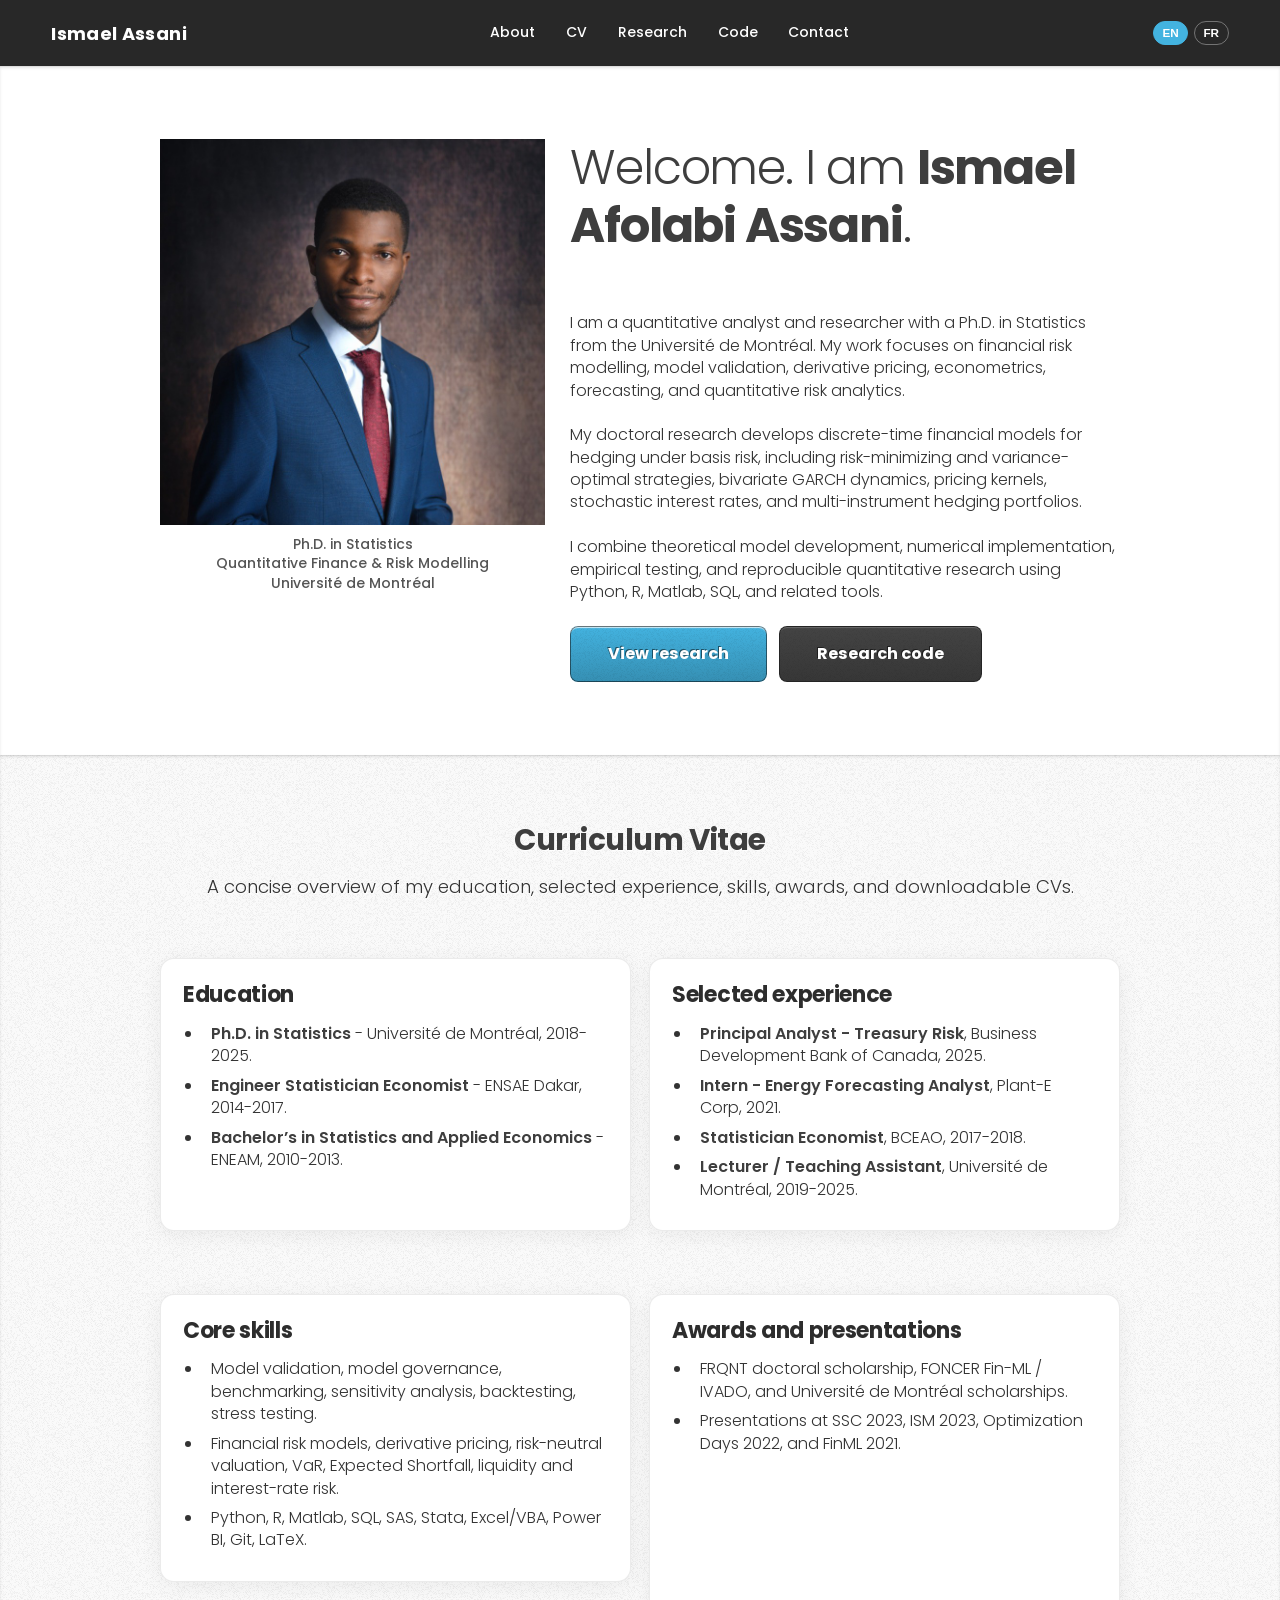
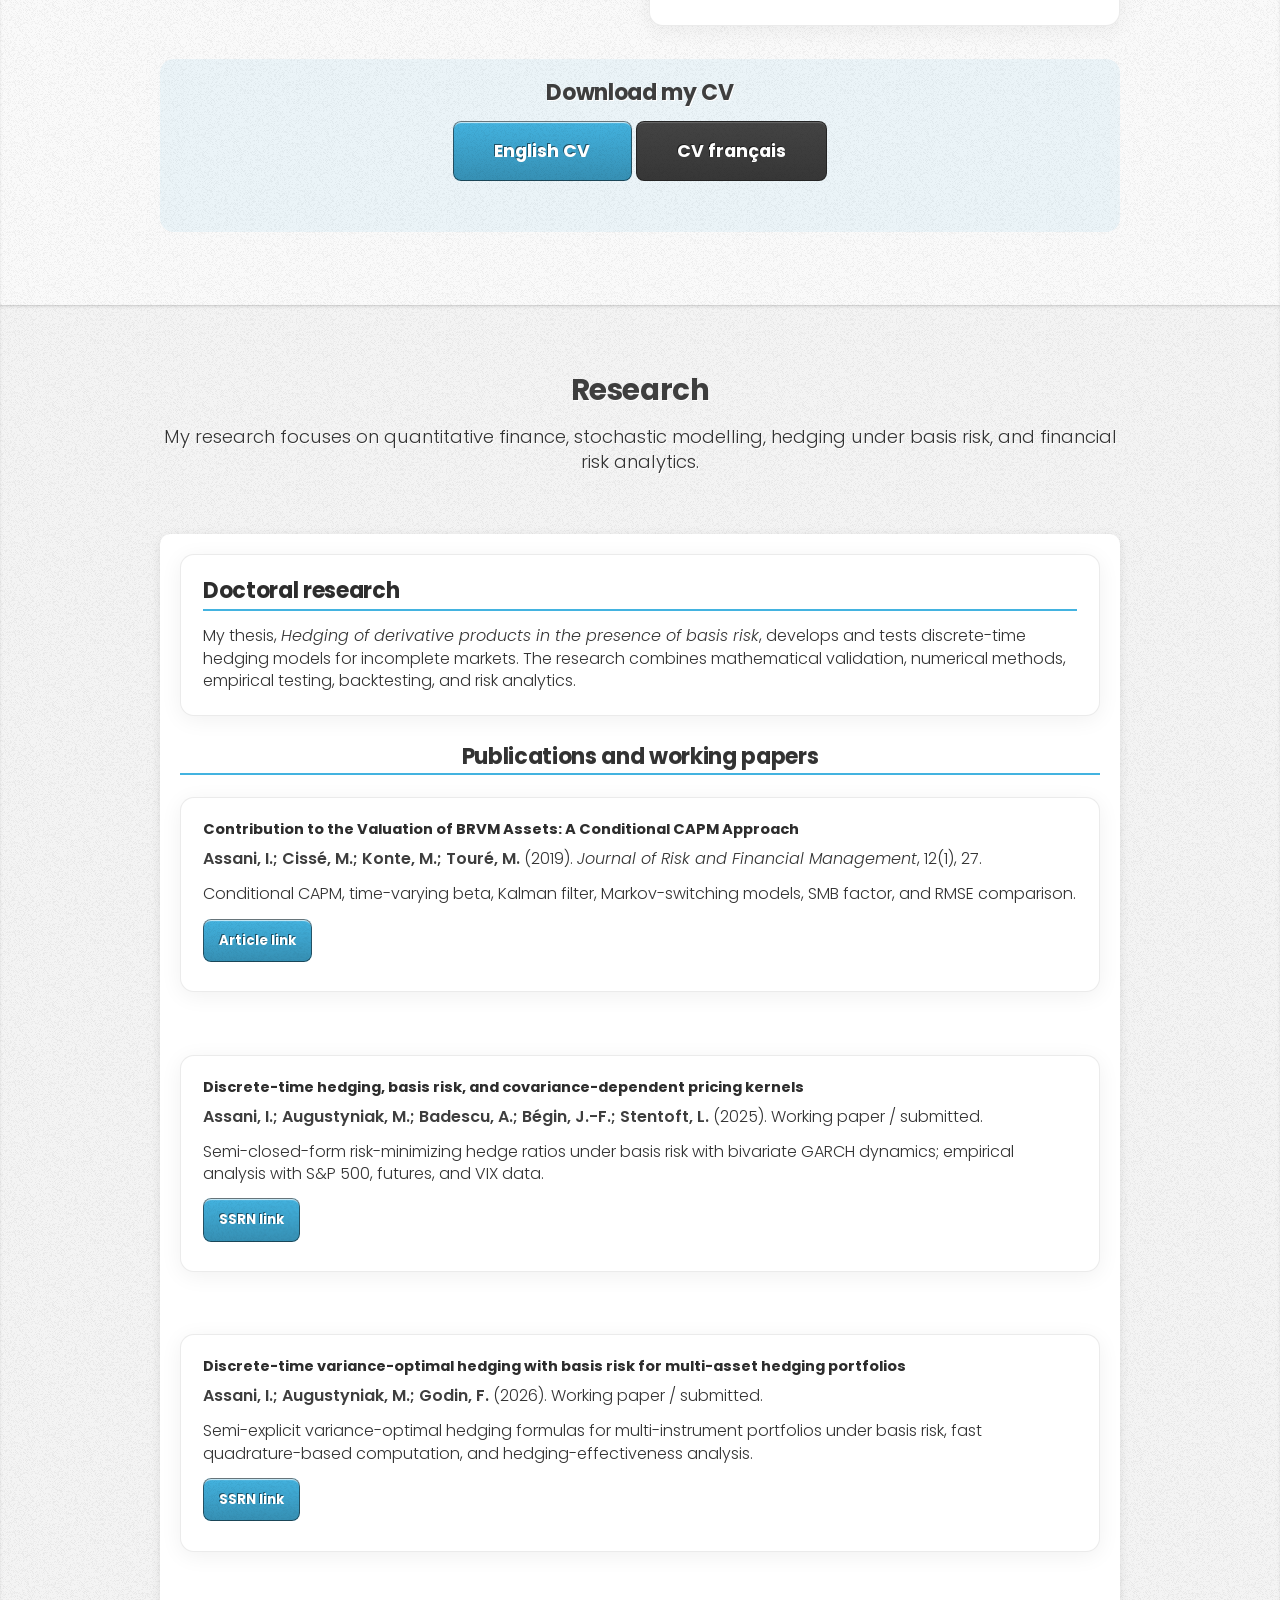
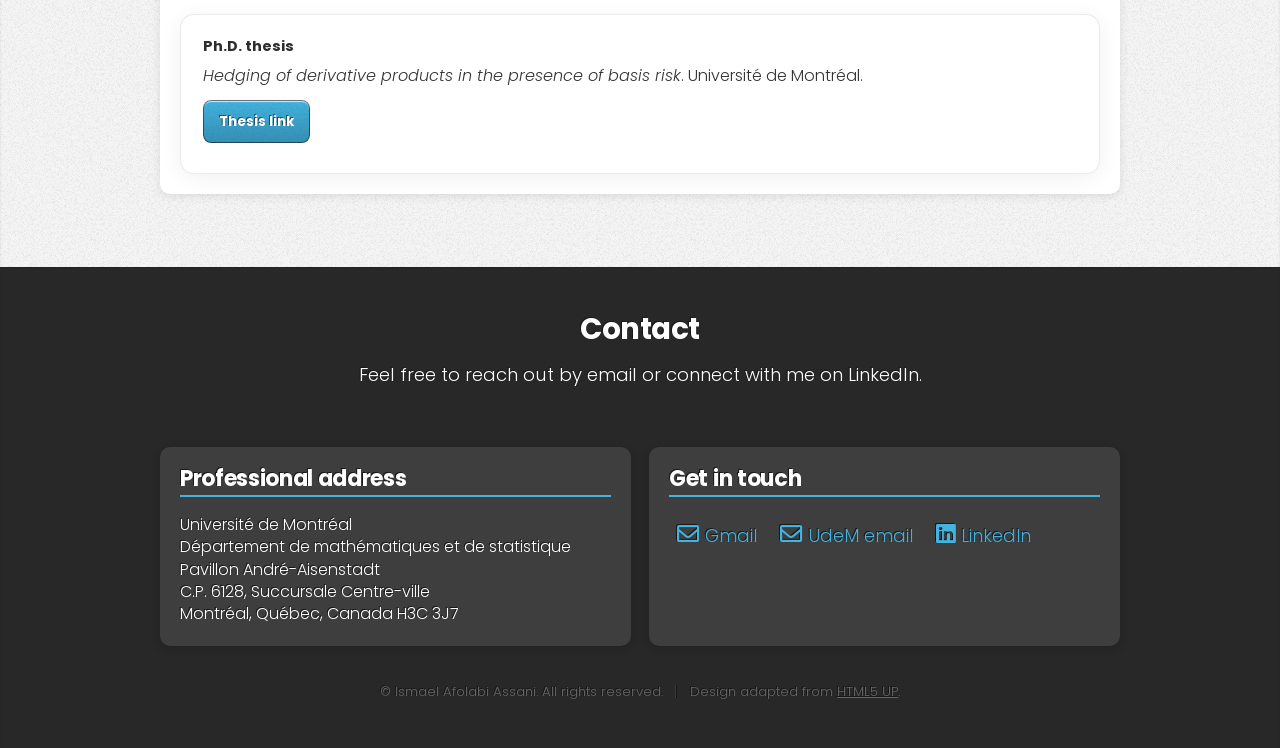
<file: index.html>
<!DOCTYPE HTML>
<!--
	Miniport by HTML5 UP
	html5up.net | @ajlkn
	Free for personal and commercial use under the CCA 3.0 license (html5up.net/license)
	Updated for Ismael Assani's personal website.
-->
<html lang="en">
	<head>
		<title>Ismael Afolabi Assani | Quantitative Finance & Statistics</title>
		<meta charset="utf-8" />
		<meta name="viewport" content="width=device-width, initial-scale=1, user-scalable=no" />
		<meta name="description" content="Personal academic website of Ismael Afolabi Assani, Ph.D. in Statistics, quantitative finance researcher and senior quantitative analyst." />
		<link rel="stylesheet" href="assets/css/main.css" />
		<link rel="stylesheet" href="assets/css/custom.css" />
	</head>
	<body class="is-preload">

		<!-- Nav -->
		<nav id="nav">
			<div class="container nav-content">
				<div class="logo"><h1>Ismael Assani</h1></div>
				<ul class="main-nav">
					<li><a href="#aboutme"><span class="lang-en">About</span><span class="lang-fr">À propos</span></a></li>
					<li><a href="#curriculumVitae"><span class="lang-en">CV</span><span class="lang-fr">CV</span></a></li>
					<li><a href="#research"><span class="lang-en">Research</span><span class="lang-fr">Recherche</span></a></li>
					<li><a href="codes.html"><span class="lang-en">Code</span><span class="lang-fr">Codes</span></a></li>
					<li><a href="#contact"><span class="lang-en">Contact</span><span class="lang-fr">Contact</span></a></li>
				</ul>
				<div class="language-switch" aria-label="Language selector">
					<button type="button" id="btn-en" onclick="setLanguage('en')">EN</button>
					<button type="button" id="btn-fr" onclick="setLanguage('fr')">FR</button>
				</div>
			</div>
		</nav>

		<!-- Home -->
		<article id="aboutme" class="wrapper style1">
			<div class="container">
				<div class="row">
					<div class="col-4 col-5-large col-12-medium">
						<span class="image fit"><img src="images/photo_site_web.jpg" alt="Portrait of Ismael Assani" /></span>
						<p class="photo-caption lang-en">Ph.D. in Statistics<br />Quantitative Finance & Risk Modelling<br />Université de Montréal</p>
						<p class="photo-caption lang-fr">Ph.D. en statistique<br />Finance quantitative et modélisation du risque<br />Université de Montréal</p>
					</div>
					<div class="col-8 col-7-large col-12-medium hero-text">
						<div class="lang-en">
							<header>
								<h1>Welcome. I am <strong>Ismael Afolabi Assani</strong>.</h1>
							</header>
							<p>I am a quantitative analyst and researcher with a Ph.D. in Statistics from the Université de Montréal. My work focuses on financial risk modelling, model validation, derivative pricing, econometrics, forecasting, and quantitative risk analytics.</p>
							<p>My doctoral research develops discrete-time financial models for hedging under basis risk, including risk-minimizing and variance-optimal strategies, bivariate GARCH dynamics, pricing kernels, stochastic interest rates, and multi-instrument hedging portfolios.</p>
							<p>I combine theoretical model development, numerical implementation, empirical testing, and reproducible quantitative research using Python, R, Matlab, SQL, and related tools.</p>
							<div class="hero-actions">
								<a href="#research" class="button scrolly">View research</a>
								<a href="codes.html" class="button alt">Research code</a>
							</div>
						</div>
						<div class="lang-fr">
							<header>
								<h1>Bienvenue. Je suis <strong>Ismael Afolabi Assani</strong>.</h1>
							</header>
							<p>Je suis analyste quantitatif et chercheur, titulaire d’un Ph.D. en statistique de l’Université de Montréal. Mes travaux portent sur la modélisation du risque financier, la validation de modèles, la tarification des produits dérivés, l’économétrie, la prévision et l’analyse quantitative du risque.</p>
							<p>Ma recherche doctorale développe des modèles financiers en temps discret pour la couverture en présence de risque de base, notamment des stratégies risk-minimizing et variance-optimal, des dynamiques GARCH bivariées, des noyaux de tarification, des taux d’intérêt stochastiques et des portefeuilles de couverture multi-instruments.</p>
							<p>Je combine développement théorique, implémentation numérique, tests empiriques et recherche quantitative reproductible avec Python, R, Matlab, SQL et des outils connexes.</p>
							<div class="hero-actions">
								<a href="#research" class="button scrolly">Voir la recherche</a>
								<a href="codes.html" class="button alt">Codes de recherche</a>
							</div>
						</div>
					</div>
				</div>
			</div>
		</article>

		<!-- Curriculum Vitae -->
		<article id="curriculumVitae" class="wrapper style2">
			<div class="container">
				<header class="lang-en">
					<h2>Curriculum Vitae</h2>
					<p>A concise overview of my education, selected experience, skills, awards, and downloadable CVs.</p>
				</header>
				<header class="lang-fr">
					<h2>Curriculum Vitae</h2>
					<p>Un aperçu concis de ma formation, de mes expériences sélectionnées, de mes compétences, de mes distinctions et des CV téléchargeables.</p>
				</header>

				<div class="cv-grid lang-en">
					<section class="info-card">
						<h3>Education</h3>
						<ul>
							<li><strong>Ph.D. in Statistics</strong> - Université de Montréal, 2018-2025.</li>
							<li><strong>Engineer Statistician Economist</strong> - ENSAE Dakar, 2014-2017.</li>
							<li><strong>Bachelor’s in Statistics and Applied Economics</strong> - ENEAM, 2010-2013.</li>
						</ul>
					</section>
					<section class="info-card">
						<h3>Selected experience</h3>
						<ul>
							<li><strong>Principal Analyst - Treasury Risk</strong>, Business Development Bank of Canada, 2025.</li>
							<li><strong>Intern - Energy Forecasting Analyst</strong>, Plant-E Corp, 2021.</li>
							<li><strong>Statistician Economist</strong>, BCEAO, 2017-2018.</li>
							<li><strong>Lecturer / Teaching Assistant</strong>, Université de Montréal, 2019-2025.</li>
						</ul>
					</section>
					<section class="info-card">
						<h3>Core skills</h3>
						<ul>
							<li>Model validation, model governance, benchmarking, sensitivity analysis, backtesting, stress testing.</li>
							<li>Financial risk models, derivative pricing, risk-neutral valuation, VaR, Expected Shortfall, liquidity and interest-rate risk.</li>
							<li>Python, R, Matlab, SQL, SAS, Stata, Excel/VBA, Power BI, Git, LaTeX.</li>
						</ul>
					</section>
					<section class="info-card">
						<h3>Awards and presentations</h3>
						<ul>
							<li>FRQNT doctoral scholarship, FONCER Fin-ML / IVADO, and Université de Montréal scholarships.</li>
							<li>Presentations at SSC 2023, ISM 2023, Optimization Days 2022, and FinML 2021.</li>
						</ul>
					</section>
				</div>

				<div class="cv-grid lang-fr">
					<section class="info-card">
						<h3>Formation</h3>
						<ul>
							<li><strong>Ph.D. en statistique</strong> - Université de Montréal, 2018-2025.</li>
							<li><strong>Ingénieur statisticien économiste</strong> - ENSAE Dakar, 2014-2017.</li>
							<li><strong>Licence en statistique et économie appliquée</strong> - ENEAM, 2010-2013.</li>
						</ul>
					</section>
					<section class="info-card">
						<h3>Expériences sélectionnées</h3>
						<ul>
							<li><strong>Analyste principal - Risque de trésorerie</strong>, Banque de développement du Canada, 2025.</li>
							<li><strong>Stagiaire - Analyste en prévision énergétique</strong>, Plant-E Corp, 2021.</li>
							<li><strong>Statisticien économiste</strong>, BCEAO, 2017-2018.</li>
							<li><strong>Chargé de cours / Auxiliaire d’enseignement</strong>, Université de Montréal, 2019-2025.</li>
						</ul>
					</section>
					<section class="info-card">
						<h3>Compétences clés</h3>
						<ul>
							<li>Validation de modèles, gouvernance, modèles comparatifs, analyse de sensibilité, backtesting et tests de résistance.</li>
							<li>Modèles de risque financier, tarification de dérivés, évaluation risque-neutre, VaR, Expected Shortfall, risque de liquidité et risque de taux.</li>
							<li>Python, R, Matlab, SQL, SAS, Stata, Excel/VBA, Power BI, Git, LaTeX.</li>
						</ul>
					</section>
					<section class="info-card">
						<h3>Distinctions et présentations</h3>
						<ul>
							<li>Bourse doctorale FRQNT, FONCER Fin-ML / IVADO et bourses de l’Université de Montréal.</li>
							<li>Présentations à SSC 2023, ISM 2023, Journées de l’optimisation 2022 et FinML 2021.</li>
						</ul>
					</section>
				</div>

				<div class="download-panel">
					<h3 class="lang-en">Download my CV</h3>
					<h3 class="lang-fr">Télécharger mon CV</h3>
					<p>
						<a href="CV_Ismael_Assani_EN.pdf" class="button" target="_blank" rel="noopener">English CV</a>
						<a href="CV_Ismael_Assani_FR.pdf" class="button alt" target="_blank" rel="noopener">CV français</a>
					</p>
				</div>
			</div>
		</article>

		<!-- Research -->
		<article id="research" class="wrapper style3">
			<div class="container">
				<header class="lang-en">
					<h2>Research</h2>
					<p>My research focuses on quantitative finance, stochastic modelling, hedging under basis risk, and financial risk analytics.</p>
				</header>
				<header class="lang-fr">
					<h2>Recherche</h2>
					<p>Mes recherches portent sur la finance quantitative, la modélisation stochastique, la couverture en présence de risque de base et l’analyse quantitative du risque financier.</p>
				</header>

				<div class="lang-en research-content">
					<section class="info-card wide-card">
						<h3>Doctoral research</h3>
						<p>My thesis, <em>Hedging of derivative products in the presence of basis risk</em>, develops and tests discrete-time hedging models for incomplete markets. The research combines mathematical validation, numerical methods, empirical testing, backtesting, and risk analytics.</p>
					</section>
					<h3>Publications and working papers</h3>
					<div class="publication-list">
						<section class="publication-card">
							<h4>Contribution to the Valuation of BRVM Assets: A Conditional CAPM Approach</h4>
							<p><strong>Assani, I.; Cissé, M.; Konte, M.; Touré, M.</strong> (2019). <em>Journal of Risk and Financial Management</em>, 12(1), 27.</p>
							<p>Conditional CAPM, time-varying beta, Kalman filter, Markov-switching models, SMB factor, and RMSE comparison.</p>
							<a href="https://www.mdpi.com/1911-8074/12/1/27" target="_blank" rel="noopener" class="button small-button">Article link</a>
						</section>
						<section class="publication-card">
							<h4>Discrete-time hedging, basis risk, and covariance-dependent pricing kernels</h4>
							<p><strong>Assani, I.; Augustyniak, M.; Badescu, A.; Bégin, J.-F.; Stentoft, L.</strong> (2025). Working paper / submitted.</p>
							<p>Semi-closed-form risk-minimizing hedge ratios under basis risk with bivariate GARCH dynamics; empirical analysis with S&amp;P 500, futures, and VIX data.</p>
							<a href="https://papers.ssrn.com/sol3/papers.cfm?abstract_id=5178417" target="_blank" rel="noopener" class="button small-button">SSRN link</a>
						</section>
						<section class="publication-card">
							<h4>Discrete-time variance-optimal hedging with basis risk for multi-asset hedging portfolios</h4>
							<p><strong>Assani, I.; Augustyniak, M.; Godin, F.</strong> (2026). Working paper / submitted.</p>
							<p>Semi-explicit variance-optimal hedging formulas for multi-instrument portfolios under basis risk, fast quadrature-based computation, and hedging-effectiveness analysis.</p>
							<a href="https://papers.ssrn.com/sol3/papers.cfm?abstract_id=6463646" target="_blank" rel="noopener" class="button small-button">SSRN link</a>
						</section>
						<section class="publication-card">
							<h4>Ph.D. thesis</h4>
							<p><em>Hedging of derivative products in the presence of basis risk</em>. Université de Montréal.</p>
							<a href="https://umontreal.scholaris.ca/items/fdfa3432-f23d-4898-a2af-926a98e5b78d" target="_blank" rel="noopener" class="button small-button">Thesis link</a>
						</section>
					</div>
				</div>

				<div class="lang-fr research-content">
					<section class="info-card wide-card">
						<h3>Recherche doctorale</h3>
						<p>Ma thèse, <em>Couverture de produits dérivés en présence de risque de base</em>, développe et teste des modèles de couverture en temps discret pour marchés incomplets. Les travaux combinent validation mathématique, méthodes numériques, tests empiriques, backtesting et analyse du risque.</p>
					</section>
					<h3>Publications et documents de recherche</h3>
					<div class="publication-list">
						<section class="publication-card">
							<h4>Contribution to the Valuation of BRVM Assets: A Conditional CAPM Approach</h4>
							<p><strong>Assani, I. ; Cissé, M. ; Konte, M. ; Touré, M.</strong> (2019). <em>Journal of Risk and Financial Management</em>, 12(1), 27.</p>
							<p>CAPM conditionnel, bêta variable dans le temps, filtre de Kalman, modèles à changement de régime de Markov, facteur SMB et comparaison RMSE.</p>
							<a href="https://www.mdpi.com/1911-8074/12/1/27" target="_blank" rel="noopener" class="button small-button">Lien article</a>
						</section>
						<section class="publication-card">
							<h4>Discrete-time hedging, basis risk, and covariance-dependent pricing kernels</h4>
							<p><strong>Assani, I. ; Augustyniak, M. ; Badescu, A. ; Bégin, J.-F. ; Stentoft, L.</strong> (2025). Document de travail / soumis.</p>
							<p>Ratios de couverture risk-minimizing semi-fermés sous risque de base avec dynamique GARCH bivariée ; analyse empirique avec S&amp;P 500, contrats à terme et VIX.</p>
							<a href="https://papers.ssrn.com/sol3/papers.cfm?abstract_id=5178417" target="_blank" rel="noopener" class="button small-button">Lien SSRN</a>
						</section>
						<section class="publication-card">
							<h4>Discrete-time variance-optimal hedging with basis risk for multi-asset hedging portfolios</h4>
							<p><strong>Assani, I. ; Augustyniak, M. ; Godin, F.</strong> (2026). Document de travail / soumis.</p>
							<p>Formules semi-explicites de couverture variance-optimale pour portefeuilles multi-instruments sous risque de base, calcul rapide par quadrature et analyse de l’efficacité de couverture.</p>
							<a href="https://papers.ssrn.com/sol3/papers.cfm?abstract_id=6463646" target="_blank" rel="noopener" class="button small-button">Lien SSRN</a>
						</section>
						<section class="publication-card">
							<h4>Thèse de doctorat</h4>
							<p><em>Couverture de produits dérivés en présence de risque de base</em>. Université de Montréal.</p>
							<a href="https://umontreal.scholaris.ca/items/fdfa3432-f23d-4898-a2af-926a98e5b78d" target="_blank" rel="noopener" class="button small-button">Lien thèse</a>
						</section>
					</div>
				</div>
			</div>
		</article>

		<!-- Contact -->
		<article id="contact" class="wrapper style4">
			<div class="container">
				<header class="lang-en">
					<h2>Contact</h2>
					<p>Feel free to reach out by email or connect with me on LinkedIn.</p>
				</header>
				<header class="lang-fr">
					<h2>Contact</h2>
					<p>N’hésitez pas à me contacter par courriel ou à me rejoindre sur LinkedIn.</p>
				</header>

				<div class="contact-grid">
					<section class="contact-info">
						<h3 class="lang-en">Professional address</h3>
						<h3 class="lang-fr">Adresse professionnelle</h3>
						<p>
							Université de Montréal<br />
							Département de mathématiques et de statistique<br />
							Pavillon André-Aisenstadt<br />
							C.P. 6128, Succursale Centre-ville<br />
							Montréal, Québec, Canada H3C 3J7
						</p>
					</section>
					<section class="contact-links">
						<h3 class="lang-en">Get in touch</h3>
						<h3 class="lang-fr">Me joindre</h3>
						<ul>
							<li><a href="mailto:assismafo@gmail.com" class="icon fa-envelope"> Gmail</a></li>
							<li><a href="mailto:ismael.afolabi.assani@umontreal.ca" class="icon fa-envelope"> UdeM email</a></li>
							<li><a href="https://www.linkedin.com/in/ismael-assani" target="_blank" rel="noopener" class="icon brands fa-linkedin"> LinkedIn</a></li>
						</ul>
					</section>
				</div>
				<footer>
					<ul id="copyright">
						<li>&copy; Ismael Afolabi Assani. All rights reserved.</li><li>Design adapted from <a href="http://html5up.net">HTML5 UP</a>.</li>
					</ul>
				</footer>
			</div>
		</article>

		<!-- Scripts -->
		<script src="assets/js/jquery.min.js"></script>
		<script src="assets/js/jquery.scrolly.min.js"></script>
		<script src="assets/js/browser.min.js"></script>
		<script src="assets/js/breakpoints.min.js"></script>
		<script src="assets/js/util.js"></script>
		<script src="assets/js/main.js"></script>
		<script src="assets/js/language.js"></script>
	</body>
</html>
</file>
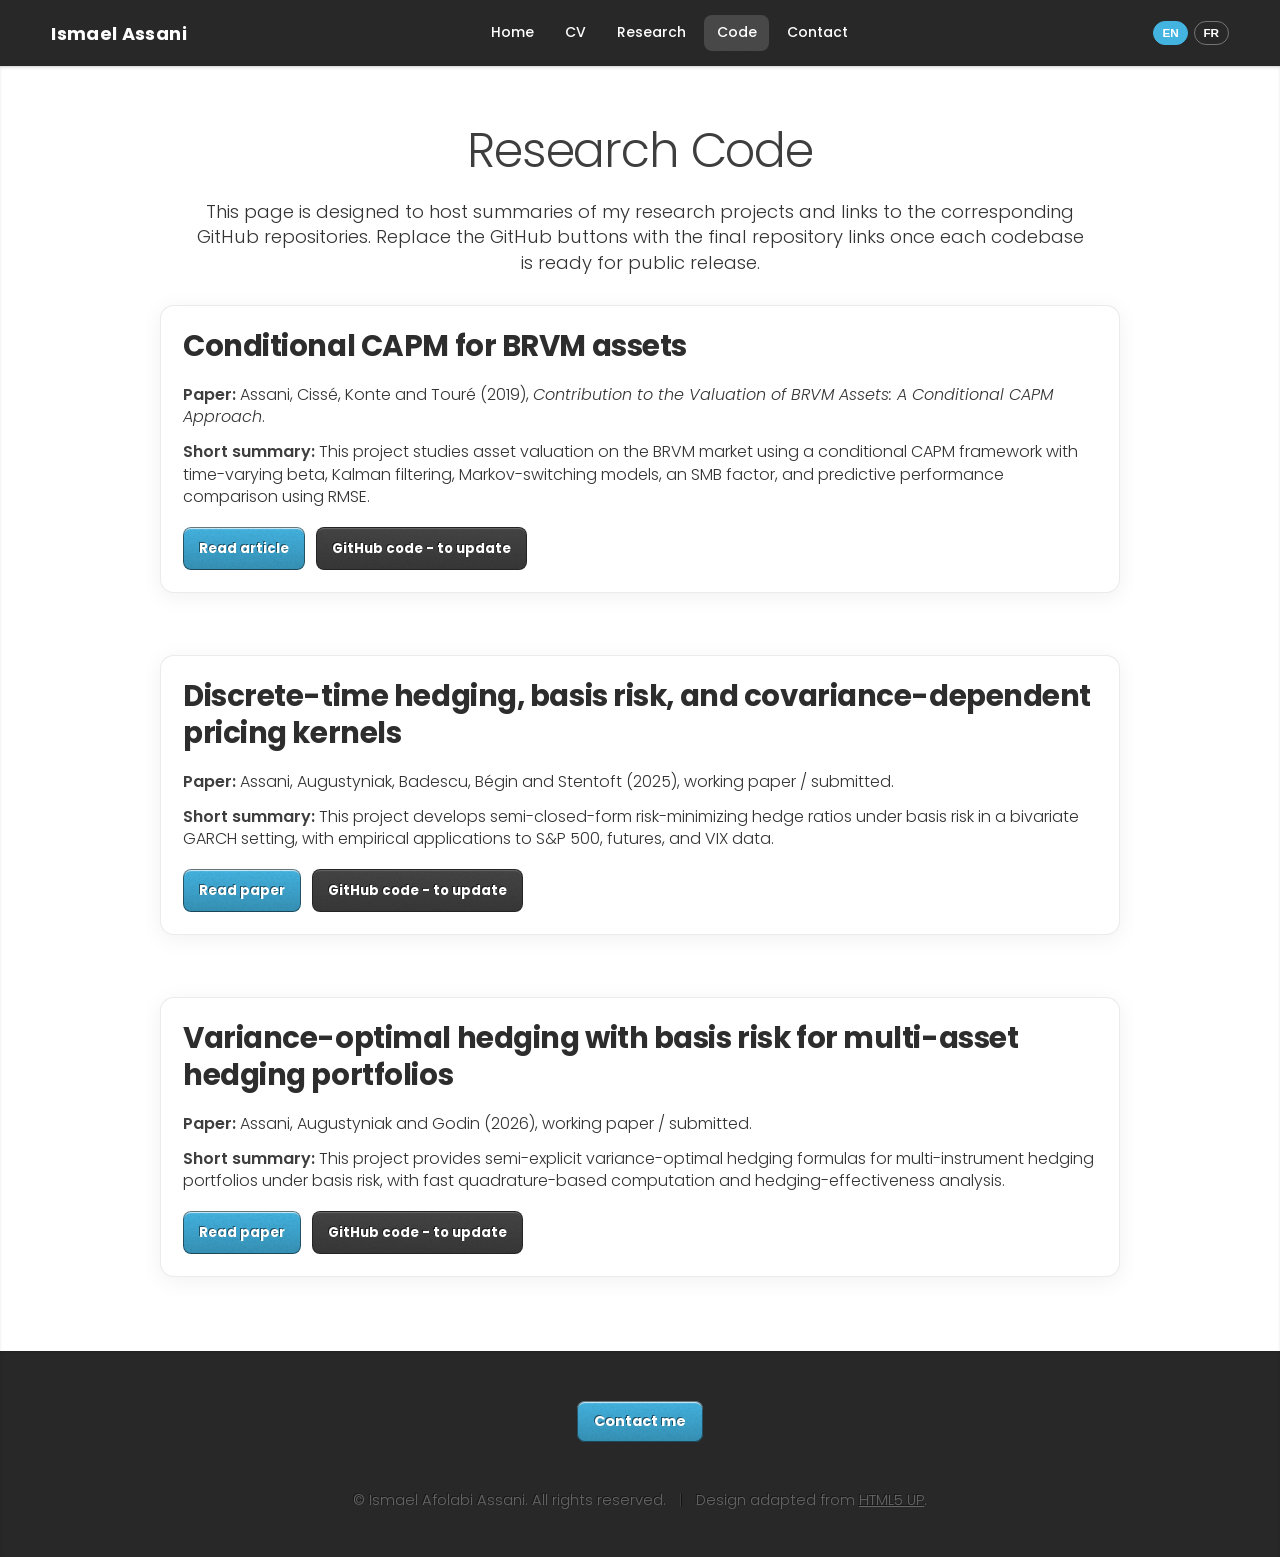
<file: codes.html>
<!DOCTYPE HTML>
<!--
	Miniport by HTML5 UP
	html5up.net | @ajlkn
	Free for personal and commercial use under the CCA 3.0 license (html5up.net/license)
	Updated for Ismael Assani's personal website.
-->
<html lang="en">
	<head>
		<title>Research Code | Ismael Afolabi Assani</title>
		<meta charset="utf-8" />
		<meta name="viewport" content="width=device-width, initial-scale=1, user-scalable=no" />
		<meta name="description" content="Research code page for Ismael Afolabi Assani's publications and working papers." />
		<link rel="stylesheet" href="assets/css/main.css" />
		<link rel="stylesheet" href="assets/css/custom.css" />
	</head>
	<body class="is-preload">

		<!-- Nav -->
		<nav id="nav">
			<div class="container nav-content">
				<div class="logo"><h1>Ismael Assani</h1></div>
				<ul class="main-nav">
					<li><a href="index.html#aboutme"><span class="lang-en">Home</span><span class="lang-fr">Accueil</span></a></li>
					<li><a href="index.html#curriculumVitae"><span class="lang-en">CV</span><span class="lang-fr">CV</span></a></li>
					<li><a href="index.html#research"><span class="lang-en">Research</span><span class="lang-fr">Recherche</span></a></li>
					<li><a href="codes.html" class="active"><span class="lang-en">Code</span><span class="lang-fr">Codes</span></a></li>
					<li><a href="index.html#contact"><span class="lang-en">Contact</span><span class="lang-fr">Contact</span></a></li>
				</ul>
				<div class="language-switch" aria-label="Language selector">
					<button type="button" id="btn-en" onclick="setLanguage('en')">EN</button>
					<button type="button" id="btn-fr" onclick="setLanguage('fr')">FR</button>
				</div>
			</div>
		</nav>

		<!-- Codes -->
		<article id="codes" class="wrapper style1 code-page">
			<div class="container">
				<header class="lang-en">
					<h1>Research Code</h1>
					<p>This page is designed to host summaries of my research projects and links to the corresponding GitHub repositories. Replace the GitHub buttons with the final repository links once each codebase is ready for public release.</p>
				</header>
				<header class="lang-fr">
					<h1>Codes de recherche</h1>
					<p>Cette page est conçue pour présenter les résumés de mes projets de recherche et les liens vers les dépôts GitHub correspondants. Remplacez les boutons GitHub par les liens définitifs lorsque chaque code sera prêt à être rendu public.</p>
				</header>

				<div class="project-list lang-en">
					<section class="project-card">
						<h2>Conditional CAPM for BRVM assets</h2>
						<p><strong>Paper:</strong> Assani, Cissé, Konte and Touré (2019), <em>Contribution to the Valuation of BRVM Assets: A Conditional CAPM Approach</em>.</p>
						<p><strong>Short summary:</strong> This project studies asset valuation on the BRVM market using a conditional CAPM framework with time-varying beta, Kalman filtering, Markov-switching models, an SMB factor, and predictive performance comparison using RMSE.</p>
						<div class="project-actions">
							<a href="https://www.mdpi.com/1911-8074/12/1/27" target="_blank" rel="noopener" class="button small-button">Read article</a>
							<a href="https://github.com/ismaelassani" target="_blank" rel="noopener" class="button alt small-button">GitHub code - to update</a>
						</div>
					</section>

					<section class="project-card">
						<h2>Discrete-time hedging, basis risk, and covariance-dependent pricing kernels</h2>
						<p><strong>Paper:</strong> Assani, Augustyniak, Badescu, Bégin and Stentoft (2025), working paper / submitted.</p>
						<p><strong>Short summary:</strong> This project develops semi-closed-form risk-minimizing hedge ratios under basis risk in a bivariate GARCH setting, with empirical applications to S&amp;P 500, futures, and VIX data.</p>
						<div class="project-actions">
							<a href="https://papers.ssrn.com/sol3/papers.cfm?abstract_id=5178417" target="_blank" rel="noopener" class="button small-button">Read paper</a>
							<a href="https://github.com/ismaelassani" target="_blank" rel="noopener" class="button alt small-button">GitHub code - to update</a>
						</div>
					</section>

					<section class="project-card">
						<h2>Variance-optimal hedging with basis risk for multi-asset hedging portfolios</h2>
						<p><strong>Paper:</strong> Assani, Augustyniak and Godin (2026), working paper / submitted.</p>
						<p><strong>Short summary:</strong> This project provides semi-explicit variance-optimal hedging formulas for multi-instrument hedging portfolios under basis risk, with fast quadrature-based computation and hedging-effectiveness analysis.</p>
						<div class="project-actions">
							<a href="https://papers.ssrn.com/sol3/papers.cfm?abstract_id=6463646" target="_blank" rel="noopener" class="button small-button">Read paper</a>
							<a href="https://github.com/ismaelassani" target="_blank" rel="noopener" class="button alt small-button">GitHub code - to update</a>
						</div>
					</section>
				</div>

				<div class="project-list lang-fr">
					<section class="project-card">
						<h2>CAPM conditionnel pour les actifs de la BRVM</h2>
						<p><strong>Article :</strong> Assani, Cissé, Konte et Touré (2019), <em>Contribution to the Valuation of BRVM Assets: A Conditional CAPM Approach</em>.</p>
						<p><strong>Résumé court :</strong> Ce projet étudie la valorisation des actifs de la BRVM à partir d’un CAPM conditionnel avec bêta variable dans le temps, filtre de Kalman, modèles à changement de régime de Markov, facteur SMB et comparaison prédictive par RMSE.</p>
						<div class="project-actions">
							<a href="https://www.mdpi.com/1911-8074/12/1/27" target="_blank" rel="noopener" class="button small-button">Lire l’article</a>
							<a href="https://github.com/ismaelassani" target="_blank" rel="noopener" class="button alt small-button">Code GitHub - à mettre à jour</a>
						</div>
					</section>

					<section class="project-card">
						<h2>Couverture en temps discret, risque de base et noyaux de tarification dépendant de la covariance</h2>
						<p><strong>Article :</strong> Assani, Augustyniak, Badescu, Bégin et Stentoft (2025), document de travail / soumis.</p>
						<p><strong>Résumé court :</strong> Ce projet développe des ratios de couverture risk-minimizing semi-fermés sous risque de base dans un cadre GARCH bivarié, avec applications empiriques au S&amp;P 500, aux contrats à terme et au VIX.</p>
						<div class="project-actions">
							<a href="https://papers.ssrn.com/sol3/papers.cfm?abstract_id=5178417" target="_blank" rel="noopener" class="button small-button">Lire le papier</a>
							<a href="https://github.com/ismaelassani" target="_blank" rel="noopener" class="button alt small-button">Code GitHub - à mettre à jour</a>
						</div>
					</section>

					<section class="project-card">
						<h2>Couverture variance-optimale avec risque de base pour portefeuilles multi-actifs</h2>
						<p><strong>Article :</strong> Assani, Augustyniak et Godin (2026), document de travail / soumis.</p>
						<p><strong>Résumé court :</strong> Ce projet propose des formules semi-explicites de couverture variance-optimale pour des portefeuilles de couverture multi-instruments sous risque de base, avec calcul rapide par quadrature et analyse de l’efficacité de couverture.</p>
						<div class="project-actions">
							<a href="https://papers.ssrn.com/sol3/papers.cfm?abstract_id=6463646" target="_blank" rel="noopener" class="button small-button">Lire le papier</a>
							<a href="https://github.com/ismaelassani" target="_blank" rel="noopener" class="button alt small-button">Code GitHub - à mettre à jour</a>
						</div>
					</section>
				</div>
			</div>
		</article>

		<article class="wrapper style4 compact-footer">
			<div class="container">
				<p><a href="index.html#contact" class="button small-button"><span class="lang-en">Contact me</span><span class="lang-fr">Me contacter</span></a></p>
				<footer>
					<ul id="copyright">
						<li>&copy; Ismael Afolabi Assani. All rights reserved.</li><li>Design adapted from <a href="http://html5up.net">HTML5 UP</a>.</li>
					</ul>
				</footer>
			</div>
		</article>

		<!-- Scripts -->
		<script src="assets/js/jquery.min.js"></script>
		<script src="assets/js/jquery.scrolly.min.js"></script>
		<script src="assets/js/browser.min.js"></script>
		<script src="assets/js/breakpoints.min.js"></script>
		<script src="assets/js/util.js"></script>
		<script src="assets/js/main.js"></script>
		<script src="assets/js/language.js"></script>
	</body>
</html>
</file>
<file: assets/css/main.css>
/*@import url("https://fonts.googleapis.com/css?family=Open+Sans:300,300italic,600,600italic,700");*/
@import url("https://fonts.googleapis.com/css2?family=Poppins:wght@300;400;600&display=swap");
@import url("fontawesome-all.min.css");

/*
	Miniport by HTML5 UP
	html5up.net | @ajlkn
	Free for personal and commercial use under the CCA 3.0 license (html5up.net/license)
*/

html, body, div, span, applet, object,
iframe, h1, h2, h3, h4, h5, h6, p, blockquote,
pre, a, abbr, acronym, address, big, cite,
code, del, dfn, em, img, ins, kbd, q, s, samp,
small, strike, strong, sub, sup, tt, var, b,
u, i, center, dl, dt, dd, ol, ul, li, fieldset,
form, label, legend, table, caption, tbody,
tfoot, thead, tr, th, td, article, aside,
canvas, details, embed, figure, figcaption,
footer, header, hgroup, menu, nav, output, ruby,
section, summary, time, mark, audio, video {
	margin: 0;
	padding: 0;
	border: 0;
	font-size: 100%;
	font: inherit;
	vertical-align: baseline;}

article, aside, details, figcaption, figure,
footer, header, hgroup, menu, nav, section {
	display: block;}

body {
	line-height: 1;
}

ol, ul {
	list-style: none;
}

blockquote, q {
	quotes: none;
}

	blockquote:before, blockquote:after, q:before, q:after {
		content: '';
		content: none;
	}

table {
	border-collapse: collapse;
	border-spacing: 0;
}

body {
	-webkit-text-size-adjust: none;
}

mark {
	background-color: transparent;
	color: inherit;
}

input::-moz-focus-inner {
	border: 0;
	padding: 0;
}

input, select, textarea {
	-moz-appearance: none;
	-webkit-appearance: none;
	-ms-appearance: none;
	appearance: none;
}

/* Basic */

	html {
		box-sizing: border-box;
	}

	*, *:before, *:after {
		box-sizing: inherit;
	}

	body {
		padding-top: 3.5em;
	}

		body.is-preload *, body.is-preload *:before, body.is-preload *:after {
			-moz-animation: none !important;
			-webkit-animation: none !important;
			-ms-animation: none !important;
			animation: none !important;
			-moz-transition: none !important;
			-webkit-transition: none !important;
			-ms-transition: none !important;
			transition: none !important;
		}

	/*body, input, textarea, select {
		font-family: 'Open Sans', sans-serif;
		line-height: 1.85em;
		color: #888;
		font-weight: 300;
		font-size: 13pt;
	}
        */
        body, input, textarea, select {
    		font-family: 'Poppins', sans-serif;
    		line-height: 1.6em;
    		color: #333; /* Texte plus foncé pour meilleure lisibilité */
    		font-weight: 300;
    		font-size: 10pt; /* Taille réduite */
	}
	a {
		-moz-transition: color .2s ease-in-out;
		-webkit-transition: color .2s ease-in-out;
		-ms-transition: color .2s ease-in-out;
		transition: color .2s ease-in-out;
		color: #43B3E0;
		text-decoration: underline;
	}

		a:hover {
			color: #43bff0 !important;
		}

		a img {
			border: 0;
		}

	b, strong {
		font-weight: 600;
		color: #3e3e3e;
	}

	i, em {
		font-style: italic;
	}

	sub {
		position: relative;
		top: 0.5em;
		font-size: 0.8em;
	}

	sup {
		position: relative;
		top: -0.5em;
		font-size: 0.8em;
	}

	blockquote {
		border-left: solid 0.75em #eee;
		padding: 1em 0 1em 1.5em;
		font-style: italic;
	}

	h1, h2, h3, h4, h5, h6 {
		color: #3e3e3e;
		margin: 0 0 0.75em 0;
	}

	h1 a, h2 a, h3 a, h4 a, h5 a, h6 a {
		text-decoration: none;
		color: inherit;
	}

	h2, h3, h4, h5, h6 {
		font-weight: 700;
	}

	h1 {
		font-size: 3.25em;
		letter-spacing: -0.025em;
		font-weight: 300;
	}

		h1 strong {
			font-weight: 700;
		}

	h2 {
		font-size: 2em;
		letter-spacing: -0.015em;
	}

	h3 {
		font-size: 1.5em;
		letter-spacing: -0.015em;
	}

	em, i {
		font-style: italic;
	}

	br.clear {
		clear: both;
	}

	hr {
		border: 0;
		border-top: solid 1px #444;
		border-top-color: rgba(0, 0, 0, 0.35);
		box-shadow: 0px 1px 0px 0px rgba(255, 255, 255, 0.1);
		height: 1px;
		margin: 3em 0;
	}

	/*p, ul, ol, dl, table {
		margin-bottom: 2em;
	}
        */
	p, ul, ol, dl, table {
    		margin-bottom: 1.4em; /* Réduction de l'espacement */
    		font-size: 12pt; /* Texte légèrement plus petit */
		line-height: 1.4;
	}
	header {
		margin: 0 0 3em 0;
	}

		header > p {
			font-size: 1.25em;
			margin: 0;
		}

	footer {
		margin: 3em 0 0 0;
	}

		footer > p {
			font-size: 1.25em;
		}

/* Container */

	.container {
		margin: 0 auto;
		max-width: calc(100% - 50px);
		width: 1200px;
	}

		.container.medium {
			width: 900px;
		}

		@media screen and (max-width: 1680px) {

			.container {
				width: 1200px;
			}

				.container.medium {
					width: 900px;
				}

		}

		@media screen and (max-width: 1280px) {

			.container {
				width: 960px;
			}

				.container.medium {
					width: 720px;
				}

		}

		@media screen and (max-width: 980px) {

			.container {
				width: 100%;
			}

				.container.medium {
					width: 75%;
				}

		}

		@media screen and (max-width: 736px) {

			.container {
				width: 100%;
				max-width: calc(100% - 30px);
			}

				.container.medium {
					width: 100%;
				}

		}

/* Row */

	.row {
		display: flex;
		flex-wrap: wrap;
		box-sizing: border-box;
		align-items: stretch;
	}

		.row > * {
			box-sizing: border-box;
		}

		.row.gtr-uniform > * > :last-child {
			margin-bottom: 0;
		}

		.row.aln-left {
			justify-content: flex-start;
		}

		.row.aln-center {
			justify-content: center;
		}

		.row.aln-right {
			justify-content: flex-end;
		}

		.row.aln-top {
			align-items: flex-start;
		}

		.row.aln-middle {
			align-items: center;
		}

		.row.aln-bottom {
			align-items: flex-end;
		}

		.row > .imp {
			order: -1;
		}

		.row > .col-1 {
			width: 8.33333%;
		}

		.row > .off-1 {
			margin-left: 8.33333%;
		}

		.row > .col-2 {
			width: 16.66667%;
		}

		.row > .off-2 {
			margin-left: 16.66667%;
		}

		.row > .col-3 {
			width: 25%;
		}

		.row > .off-3 {
			margin-left: 25%;
		}

		.row > .col-4 {
			width: 33.33333%;
		}

		.row > .off-4 {
			margin-left: 33.33333%;
		}

		.row > .col-5 {
			width: 41.66667%;
		}

		.row > .off-5 {
			margin-left: 41.66667%;
		}

		.row > .col-6 {
			width: 50%;
		}

		.row > .off-6 {
			margin-left: 50%;
		}

		.row > .col-7 {
			width: 58.33333%;
		}

		.row > .off-7 {
			margin-left: 58.33333%;
		}

		.row > .col-8 {
			width: 66.66667%;
		}

		.row > .off-8 {
			margin-left: 66.66667%;
		}

		.row > .col-9 {
			width: 75%;
		}

		.row > .off-9 {
			margin-left: 75%;
		}

		.row > .col-10 {
			width: 83.33333%;
		}

		.row > .off-10 {
			margin-left: 83.33333%;
		}

		.row > .col-11 {
			width: 91.66667%;
		}

		.row > .off-11 {
			margin-left: 91.66667%;
		}

		.row > .col-12 {
			width: 100%;
		}

		.row > .off-12 {
			margin-left: 100%;
		}

		.row.gtr-0 {
			margin-top: 0px;
			margin-left: 0px;
		}

			.row.gtr-0 > * {
				padding: 0px 0 0 0px;
			}

			.row.gtr-0.gtr-uniform {
				margin-top: 0px;
			}

				.row.gtr-0.gtr-uniform > * {
					padding-top: 0px;
				}

		.row.gtr-25 {
			margin-top: -6.25px;
			margin-left: -6.25px;
		}

			.row.gtr-25 > * {
				padding: 6.25px 0 0 6.25px;
			}

			.row.gtr-25.gtr-uniform {
				margin-top: -6.25px;
			}

				.row.gtr-25.gtr-uniform > * {
					padding-top: 6.25px;
				}

		.row.gtr-50 {
			margin-top: -12.5px;
			margin-left: -12.5px;
		}

			.row.gtr-50 > * {
				padding: 12.5px 0 0 12.5px;
			}

			.row.gtr-50.gtr-uniform {
				margin-top: -12.5px;
			}

				.row.gtr-50.gtr-uniform > * {
					padding-top: 12.5px;
				}

		.row {
			margin-top: -25px;
			margin-left: -25px;
		}

			.row > * {
				padding: 25px 0 0 25px;
			}

			.row.gtr-uniform {
				margin-top: -25px;
			}

				.row.gtr-uniform > * {
					padding-top: 25px;
				}

		.row.gtr-150 {
			margin-top: -37.5px;
			margin-left: -37.5px;
		}

			.row.gtr-150 > * {
				padding: 37.5px 0 0 37.5px;
			}

			.row.gtr-150.gtr-uniform {
				margin-top: -37.5px;
			}

				.row.gtr-150.gtr-uniform > * {
					padding-top: 37.5px;
				}

		.row.gtr-200 {
			margin-top: -50px;
			margin-left: -50px;
		}

			.row.gtr-200 > * {
				padding: 50px 0 0 50px;
			}

			.row.gtr-200.gtr-uniform {
				margin-top: -50px;
			}

				.row.gtr-200.gtr-uniform > * {
					padding-top: 50px;
				}

		@media screen and (max-width: 1680px) {

			.row {
				display: flex;
				flex-wrap: wrap;
				box-sizing: border-box;
				align-items: stretch;
			}

				.row > * {
					box-sizing: border-box;
				}

				.row.gtr-uniform > * > :last-child {
					margin-bottom: 0;
				}

				.row.aln-left {
					justify-content: flex-start;
				}

				.row.aln-center {
					justify-content: center;
				}

				.row.aln-right {
					justify-content: flex-end;
				}

				.row.aln-top {
					align-items: flex-start;
				}

				.row.aln-middle {
					align-items: center;
				}

				.row.aln-bottom {
					align-items: flex-end;
				}

				.row > .imp-xlarge {
					order: -1;
				}

				.row > .col-1-xlarge {
					width: 8.33333%;
				}

				.row > .off-1-xlarge {
					margin-left: 8.33333%;
				}

				.row > .col-2-xlarge {
					width: 16.66667%;
				}

				.row > .off-2-xlarge {
					margin-left: 16.66667%;
				}

				.row > .col-3-xlarge {
					width: 25%;
				}

				.row > .off-3-xlarge {
					margin-left: 25%;
				}

				.row > .col-4-xlarge {
					width: 33.33333%;
				}

				.row > .off-4-xlarge {
					margin-left: 33.33333%;
				}

				.row > .col-5-xlarge {
					width: 41.66667%;
				}

				.row > .off-5-xlarge {
					margin-left: 41.66667%;
				}

				.row > .col-6-xlarge {
					width: 50%;
				}

				.row > .off-6-xlarge {
					margin-left: 50%;
				}

				.row > .col-7-xlarge {
					width: 58.33333%;
				}

				.row > .off-7-xlarge {
					margin-left: 58.33333%;
				}

				.row > .col-8-xlarge {
					width: 66.66667%;
				}

				.row > .off-8-xlarge {
					margin-left: 66.66667%;
				}

				.row > .col-9-xlarge {
					width: 75%;
				}

				.row > .off-9-xlarge {
					margin-left: 75%;
				}

				.row > .col-10-xlarge {
					width: 83.33333%;
				}

				.row > .off-10-xlarge {
					margin-left: 83.33333%;
				}

				.row > .col-11-xlarge {
					width: 91.66667%;
				}

				.row > .off-11-xlarge {
					margin-left: 91.66667%;
				}

				.row > .col-12-xlarge {
					width: 100%;
				}

				.row > .off-12-xlarge {
					margin-left: 100%;
				}

				.row.gtr-0 {
					margin-top: 0px;
					margin-left: 0px;
				}

					.row.gtr-0 > * {
						padding: 0px 0 0 0px;
					}

					.row.gtr-0.gtr-uniform {
						margin-top: 0px;
					}

						.row.gtr-0.gtr-uniform > * {
							padding-top: 0px;
						}

				.row.gtr-25 {
					margin-top: -6.25px;
					margin-left: -6.25px;
				}

					.row.gtr-25 > * {
						padding: 6.25px 0 0 6.25px;
					}

					.row.gtr-25.gtr-uniform {
						margin-top: -6.25px;
					}

						.row.gtr-25.gtr-uniform > * {
							padding-top: 6.25px;
						}

				.row.gtr-50 {
					margin-top: -12.5px;
					margin-left: -12.5px;
				}

					.row.gtr-50 > * {
						padding: 12.5px 0 0 12.5px;
					}

					.row.gtr-50.gtr-uniform {
						margin-top: -12.5px;
					}

						.row.gtr-50.gtr-uniform > * {
							padding-top: 12.5px;
						}

				.row {
					margin-top: -25px;
					margin-left: -25px;
				}

					.row > * {
						padding: 25px 0 0 25px;
					}

					.row.gtr-uniform {
						margin-top: -25px;
					}

						.row.gtr-uniform > * {
							padding-top: 25px;
						}

				.row.gtr-150 {
					margin-top: -37.5px;
					margin-left: -37.5px;
				}

					.row.gtr-150 > * {
						padding: 37.5px 0 0 37.5px;
					}

					.row.gtr-150.gtr-uniform {
						margin-top: -37.5px;
					}

						.row.gtr-150.gtr-uniform > * {
							padding-top: 37.5px;
						}

				.row.gtr-200 {
					margin-top: -50px;
					margin-left: -50px;
				}

					.row.gtr-200 > * {
						padding: 50px 0 0 50px;
					}

					.row.gtr-200.gtr-uniform {
						margin-top: -50px;
					}

						.row.gtr-200.gtr-uniform > * {
							padding-top: 50px;
						}

		}

		@media screen and (max-width: 1280px) {

			.row {
				display: flex;
				flex-wrap: wrap;
				box-sizing: border-box;
				align-items: stretch;
			}

				.row > * {
					box-sizing: border-box;
				}

				.row.gtr-uniform > * > :last-child {
					margin-bottom: 0;
				}

				.row.aln-left {
					justify-content: flex-start;
				}

				.row.aln-center {
					justify-content: center;
				}

				.row.aln-right {
					justify-content: flex-end;
				}

				.row.aln-top {
					align-items: flex-start;
				}

				.row.aln-middle {
					align-items: center;
				}

				.row.aln-bottom {
					align-items: flex-end;
				}

				.row > .imp-large {
					order: -1;
				}

				.row > .col-1-large {
					width: 8.33333%;
				}

				.row > .off-1-large {
					margin-left: 8.33333%;
				}

				.row > .col-2-large {
					width: 16.66667%;
				}

				.row > .off-2-large {
					margin-left: 16.66667%;
				}

				.row > .col-3-large {
					width: 25%;
				}

				.row > .off-3-large {
					margin-left: 25%;
				}

				.row > .col-4-large {
					width: 33.33333%;
				}

				.row > .off-4-large {
					margin-left: 33.33333%;
				}

				.row > .col-5-large {
					width: 41.66667%;
				}

				.row > .off-5-large {
					margin-left: 41.66667%;
				}

				.row > .col-6-large {
					width: 50%;
				}

				.row > .off-6-large {
					margin-left: 50%;
				}

				.row > .col-7-large {
					width: 58.33333%;
				}

				.row > .off-7-large {
					margin-left: 58.33333%;
				}

				.row > .col-8-large {
					width: 66.66667%;
				}

				.row > .off-8-large {
					margin-left: 66.66667%;
				}

				.row > .col-9-large {
					width: 75%;
				}

				.row > .off-9-large {
					margin-left: 75%;
				}

				.row > .col-10-large {
					width: 83.33333%;
				}

				.row > .off-10-large {
					margin-left: 83.33333%;
				}

				.row > .col-11-large {
					width: 91.66667%;
				}

				.row > .off-11-large {
					margin-left: 91.66667%;
				}

				.row > .col-12-large {
					width: 100%;
				}

				.row > .off-12-large {
					margin-left: 100%;
				}

				.row.gtr-0 {
					margin-top: 0px;
					margin-left: 0px;
				}

					.row.gtr-0 > * {
						padding: 0px 0 0 0px;
					}

					.row.gtr-0.gtr-uniform {
						margin-top: 0px;
					}

						.row.gtr-0.gtr-uniform > * {
							padding-top: 0px;
						}

				.row.gtr-25 {
					margin-top: -6.25px;
					margin-left: -6.25px;
				}

					.row.gtr-25 > * {
						padding: 6.25px 0 0 6.25px;
					}

					.row.gtr-25.gtr-uniform {
						margin-top: -6.25px;
					}

						.row.gtr-25.gtr-uniform > * {
							padding-top: 6.25px;
						}

				.row.gtr-50 {
					margin-top: -12.5px;
					margin-left: -12.5px;
				}

					.row.gtr-50 > * {
						padding: 12.5px 0 0 12.5px;
					}

					.row.gtr-50.gtr-uniform {
						margin-top: -12.5px;
					}

						.row.gtr-50.gtr-uniform > * {
							padding-top: 12.5px;
						}

				.row {
					margin-top: -25px;
					margin-left: -25px;
				}

					.row > * {
						padding: 25px 0 0 25px;
					}

					.row.gtr-uniform {
						margin-top: -25px;
					}

						.row.gtr-uniform > * {
							padding-top: 25px;
						}

				.row.gtr-150 {
					margin-top: -37.5px;
					margin-left: -37.5px;
				}

					.row.gtr-150 > * {
						padding: 37.5px 0 0 37.5px;
					}

					.row.gtr-150.gtr-uniform {
						margin-top: -37.5px;
					}

						.row.gtr-150.gtr-uniform > * {
							padding-top: 37.5px;
						}

				.row.gtr-200 {
					margin-top: -50px;
					margin-left: -50px;
				}

					.row.gtr-200 > * {
						padding: 50px 0 0 50px;
					}

					.row.gtr-200.gtr-uniform {
						margin-top: -50px;
					}

						.row.gtr-200.gtr-uniform > * {
							padding-top: 50px;
						}

		}

		@media screen and (max-width: 980px) {

			.row {
				display: flex;
				flex-wrap: wrap;
				box-sizing: border-box;
				align-items: stretch;
			}

				.row > * {
					box-sizing: border-box;
				}

				.row.gtr-uniform > * > :last-child {
					margin-bottom: 0;
				}

				.row.aln-left {
					justify-content: flex-start;
				}

				.row.aln-center {
					justify-content: center;
				}

				.row.aln-right {
					justify-content: flex-end;
				}

				.row.aln-top {
					align-items: flex-start;
				}

				.row.aln-middle {
					align-items: center;
				}

				.row.aln-bottom {
					align-items: flex-end;
				}

				.row > .imp-medium {
					order: -1;
				}

				.row > .col-1-medium {
					width: 8.33333%;
				}

				.row > .off-1-medium {
					margin-left: 8.33333%;
				}

				.row > .col-2-medium {
					width: 16.66667%;
				}

				.row > .off-2-medium {
					margin-left: 16.66667%;
				}

				.row > .col-3-medium {
					width: 25%;
				}

				.row > .off-3-medium {
					margin-left: 25%;
				}

				.row > .col-4-medium {
					width: 33.33333%;
				}

				.row > .off-4-medium {
					margin-left: 33.33333%;
				}

				.row > .col-5-medium {
					width: 41.66667%;
				}

				.row > .off-5-medium {
					margin-left: 41.66667%;
				}

				.row > .col-6-medium {
					width: 50%;
				}

				.row > .off-6-medium {
					margin-left: 50%;
				}

				.row > .col-7-medium {
					width: 58.33333%;
				}

				.row > .off-7-medium {
					margin-left: 58.33333%;
				}

				.row > .col-8-medium {
					width: 66.66667%;
				}

				.row > .off-8-medium {
					margin-left: 66.66667%;
				}

				.row > .col-9-medium {
					width: 75%;
				}

				.row > .off-9-medium {
					margin-left: 75%;
				}

				.row > .col-10-medium {
					width: 83.33333%;
				}

				.row > .off-10-medium {
					margin-left: 83.33333%;
				}

				.row > .col-11-medium {
					width: 91.66667%;
				}

				.row > .off-11-medium {
					margin-left: 91.66667%;
				}

				.row > .col-12-medium {
					width: 100%;
				}

				.row > .off-12-medium {
					margin-left: 100%;
				}

				.row.gtr-0 {
					margin-top: 0px;
					margin-left: 0px;
				}

					.row.gtr-0 > * {
						padding: 0px 0 0 0px;
					}

					.row.gtr-0.gtr-uniform {
						margin-top: 0px;
					}

						.row.gtr-0.gtr-uniform > * {
							padding-top: 0px;
						}

				.row.gtr-25 {
					margin-top: -6.25px;
					margin-left: -6.25px;
				}

					.row.gtr-25 > * {
						padding: 6.25px 0 0 6.25px;
					}

					.row.gtr-25.gtr-uniform {
						margin-top: -6.25px;
					}

						.row.gtr-25.gtr-uniform > * {
							padding-top: 6.25px;
						}

				.row.gtr-50 {
					margin-top: -12.5px;
					margin-left: -12.5px;
				}

					.row.gtr-50 > * {
						padding: 12.5px 0 0 12.5px;
					}

					.row.gtr-50.gtr-uniform {
						margin-top: -12.5px;
					}

						.row.gtr-50.gtr-uniform > * {
							padding-top: 12.5px;
						}

				.row {
					margin-top: -25px;
					margin-left: -25px;
				}

					.row > * {
						padding: 25px 0 0 25px;
					}

					.row.gtr-uniform {
						margin-top: -25px;
					}

						.row.gtr-uniform > * {
							padding-top: 25px;
						}

				.row.gtr-150 {
					margin-top: -37.5px;
					margin-left: -37.5px;
				}

					.row.gtr-150 > * {
						padding: 37.5px 0 0 37.5px;
					}

					.row.gtr-150.gtr-uniform {
						margin-top: -37.5px;
					}

						.row.gtr-150.gtr-uniform > * {
							padding-top: 37.5px;
						}

				.row.gtr-200 {
					margin-top: -50px;
					margin-left: -50px;
				}

					.row.gtr-200 > * {
						padding: 50px 0 0 50px;
					}

					.row.gtr-200.gtr-uniform {
						margin-top: -50px;
					}

						.row.gtr-200.gtr-uniform > * {
							padding-top: 50px;
						}

		}

		@media screen and (max-width: 736px) {

			.row {
				display: flex;
				flex-wrap: wrap;
				box-sizing: border-box;
				align-items: stretch;
			}

				.row > * {
					box-sizing: border-box;
				}

				.row.gtr-uniform > * > :last-child {
					margin-bottom: 0;
				}

				.row.aln-left {
					justify-content: flex-start;
				}

				.row.aln-center {
					justify-content: center;
				}

				.row.aln-right {
					justify-content: flex-end;
				}

				.row.aln-top {
					align-items: flex-start;
				}

				.row.aln-middle {
					align-items: center;
				}

				.row.aln-bottom {
					align-items: flex-end;
				}

				.row > .imp-small {
					order: -1;
				}

				.row > .col-1-small {
					width: 8.33333%;
				}

				.row > .off-1-small {
					margin-left: 8.33333%;
				}

				.row > .col-2-small {
					width: 16.66667%;
				}

				.row > .off-2-small {
					margin-left: 16.66667%;
				}

				.row > .col-3-small {
					width: 25%;
				}

				.row > .off-3-small {
					margin-left: 25%;
				}

				.row > .col-4-small {
					width: 33.33333%;
				}

				.row > .off-4-small {
					margin-left: 33.33333%;
				}

				.row > .col-5-small {
					width: 41.66667%;
				}

				.row > .off-5-small {
					margin-left: 41.66667%;
				}

				.row > .col-6-small {
					width: 50%;
				}

				.row > .off-6-small {
					margin-left: 50%;
				}

				.row > .col-7-small {
					width: 58.33333%;
				}

				.row > .off-7-small {
					margin-left: 58.33333%;
				}

				.row > .col-8-small {
					width: 66.66667%;
				}

				.row > .off-8-small {
					margin-left: 66.66667%;
				}

				.row > .col-9-small {
					width: 75%;
				}

				.row > .off-9-small {
					margin-left: 75%;
				}

				.row > .col-10-small {
					width: 83.33333%;
				}

				.row > .off-10-small {
					margin-left: 83.33333%;
				}

				.row > .col-11-small {
					width: 91.66667%;
				}

				.row > .off-11-small {
					margin-left: 91.66667%;
				}

				.row > .col-12-small {
					width: 100%;
				}

				.row > .off-12-small {
					margin-left: 100%;
				}

				.row.gtr-0 {
					margin-top: 0px;
					margin-left: 0px;
				}

					.row.gtr-0 > * {
						padding: 0px 0 0 0px;
					}

					.row.gtr-0.gtr-uniform {
						margin-top: 0px;
					}

						.row.gtr-0.gtr-uniform > * {
							padding-top: 0px;
						}

				.row.gtr-25 {
					margin-top: -3.75px;
					margin-left: -3.75px;
				}

					.row.gtr-25 > * {
						padding: 3.75px 0 0 3.75px;
					}

					.row.gtr-25.gtr-uniform {
						margin-top: -3.75px;
					}

						.row.gtr-25.gtr-uniform > * {
							padding-top: 3.75px;
						}

				.row.gtr-50 {
					margin-top: -7.5px;
					margin-left: -7.5px;
				}

					.row.gtr-50 > * {
						padding: 7.5px 0 0 7.5px;
					}

					.row.gtr-50.gtr-uniform {
						margin-top: -7.5px;
					}

						.row.gtr-50.gtr-uniform > * {
							padding-top: 7.5px;
						}

				.row {
					margin-top: -15px;
					margin-left: -15px;
				}

					.row > * {
						padding: 15px 0 0 15px;
					}

					.row.gtr-uniform {
						margin-top: -15px;
					}

						.row.gtr-uniform > * {
							padding-top: 15px;
						}

				.row.gtr-150 {
					margin-top: -22.5px;
					margin-left: -22.5px;
				}

					.row.gtr-150 > * {
						padding: 22.5px 0 0 22.5px;
					}

					.row.gtr-150.gtr-uniform {
						margin-top: -22.5px;
					}

						.row.gtr-150.gtr-uniform > * {
							padding-top: 22.5px;
						}

				.row.gtr-200 {
					margin-top: -30px;
					margin-left: -30px;
				}

					.row.gtr-200 > * {
						padding: 30px 0 0 30px;
					}

					.row.gtr-200.gtr-uniform {
						margin-top: -30px;
					}

						.row.gtr-200.gtr-uniform > * {
							padding-top: 30px;
						}

		}

/* Form */

	form label {
		color: #3e3e3e;
		font-weight: 700;
		display: block;
		margin: 0 0 0.5em 0;
	}

	form input[type=text],
	form input[type=email],
	form input[type=password],
	form select,
	form textarea {
		-moz-transition: background .2s ease-in-out, box-shadow .2s ease-in-out;
		-webkit-transition: background .2s ease-in-out, box-shadow .2s ease-in-out;
		-ms-transition: background .2s ease-in-out, box-shadow .2s ease-in-out;
		transition: background .2s ease-in-out, box-shadow .2s ease-in-out;
		-webkit-appearance: none;
		display: block;
		border: 0;
		padding: 0.75em;
		font-size: 1em;
		border-radius: 8px;
		border: solid 1px #ddd;
		background: #fff;
		color: #bbb;
		box-shadow: inset 0px 2px 3px 1px rgba(0, 0, 0, 0.05), 0px 1px 0px 0px rgba(255, 255, 255, 0.025);
		width: 100%;
	}

		form input[type=text]:focus,
		form input[type=email]:focus,
		form input[type=password]:focus,
		form select:focus,
		form textarea:focus {
			background: #fafafa;
			box-shadow: inset 0px 2px 5px 0px rgba(0, 0, 0, 0.05), 0px 1px 0px 0px rgba(255, 255, 255, 0.025), inset 0px 0px 2px 1px #43bff0;
		}

	form textarea {
		height: 15em;
	}

	form .actions:last-child {
		margin-bottom: 0;
	}

	form ::-webkit-input-placeholder {
		color: #555 !important;
	}

	form :-moz-placeholder {
		color: #555 !important;
	}

	form ::-moz-placeholder {
		color: #555 !important;
	}

	form :-ms-input-placeholder {
		color: #555 !important;
	}

	form ::-moz-focus-inner {
		border: 0;
	}

/* Tables */

	table {
		width: 100%;
	}

		table.default {
			width: 100%;
		}

			table.default tr {
				border-top: solid 1px #eee;
			}

				table.default tr:first-child {
					border-top: 0;
				}

			table.default td {
				padding: 0.5em 1em 0.5em 1em;
			}

			table.default th {
				text-align: left;
				padding: 0.5em 1em 0.5em 1em;
				font-weight: 600;
				margin: 0 0 1em 0;
			}

			table.default thead {
				background: #4f4f4f;
				color: #fff;
			}

/* Section/Article */

	section, article {
		margin-bottom: 3em;
	}

	section > :last-child,
	article > :last-child,
	section:last-child,
	article:last-child {
		margin-bottom: 0;
	}

/* Image */

	.image {
		display: inline-block;
		position: relative;
	}

		.image img {
			display: block;
			width: 100%;
		}

		.image.fit {
			display: block;
			width: 100%;
		}

		.image.featured {
			display: block;
			width: 100%;
			margin: 0 0 2em 0;
		}

		.image.left {
			float: left;
			margin: 0 2em 2em 0;
		}

		.image.centered {
			display: block;
			margin: 0 0 2em 0;
		}

			.image.centered img {
				margin: 0 auto;
				width: auto;
			}

/* Button */

	input[type="button"],
	input[type="submit"],
	input[type="reset"],
	button,
	.button {
		background-image: url("images/bg.png"), -moz-linear-gradient(top, rgba(0, 0, 0, 0), rgba(0, 0, 0, 0.2));
		background-image: url("images/bg.png"), -webkit-linear-gradient(top, rgba(0, 0, 0, 0), rgba(0, 0, 0, 0.2));
		background-image: url("images/bg.png"), -ms-linear-gradient(top, rgba(0, 0, 0, 0), rgba(0, 0, 0, 0.2));
		background-image: url("images/bg.png"), linear-gradient(top, rgba(0, 0, 0, 0), rgba(0, 0, 0, 0.2));
		-moz-transition: background-color .2s ease-in-out;
		-webkit-transition: background-color .2s ease-in-out;
		-ms-transition: background-color .2s ease-in-out;
		transition: background-color .2s ease-in-out;
		-webkit-appearance: none;
		position: relative;
		display: inline-block;
		color: #fff !important;
		text-decoration: none;
		font-weight: 700;
		border: 0;
		outline: 0;
		cursor: pointer;
		border-radius: 8px;
		text-shadow: -1px -1px 0.5px rgba(0, 0, 0, 0.5);
		overflow: hidden;
		box-shadow: inset 0px 0px 0px 1px rgba(0, 0, 0, 0.5), inset 0px 2px 1px 0px rgba(255, 255, 255, 0.75);
		background-color: #43B3E0;
		padding: 1em 2.35em 1em 2.35em;
		font-size: 1.1em;
		max-width: 24em;
	}

		input[type="button"]:hover,
		input[type="submit"]:hover,
		input[type="reset"]:hover,
		button:hover,
		.button:hover {
			background-color: #43bff0;
			color: #fff !important;
		}

		input[type="button"]:active,
		input[type="submit"]:active,
		input[type="reset"]:active,
		button:active,
		.button:active {
			background-color: #3BA8D3;
			top: 1px;
		}

		input[type="button"].large,
		input[type="submit"].large,
		input[type="reset"].large,
		button.large,
		.button.large {
			font-size: 1.5em;
			letter-spacing: -0.025em;
		}

		input[type="button"].alt,
		input[type="submit"].alt,
		input[type="reset"].alt,
		button.alt,
		.button.alt {
			background-color: #444;
			box-shadow: inset 0px 0px 0px 1px #242424, inset 0px 2px 1px 0px rgba(255, 255, 255, 0.2);
		}

			input[type="button"].alt:hover,
			input[type="submit"].alt:hover,
			input[type="reset"].alt:hover,
			button.alt:hover,
			.button.alt:hover {
				background-color: #4f4f4f;
				color: #fff !important;
			}

			input[type="button"].alt:active,
			input[type="submit"].alt:active,
			input[type="reset"].alt:active,
			button.alt:active,
			.button.alt:active {
				background-color: #3f3f3f;
			}

/* List */

	ul {
		list-style: disc;
		padding-left: 1em;
	}

		ul li {
			padding-left: 0.5em;
		}

	ol {
		list-style: decimal;
		padding-left: 1.25em;
	}

		ol li {
			padding-left: 0.25em;
		}

/* Social */

	ul.social {
		cursor: default;
		margin: 0;
		list-style: none;
		padding-left: 0;
	}

		ul.social li {
			position: relative;
			display: inline-block;
			margin: 0.25em;
			top: 0;
			padding-left: 0;
		}

			ul.social li a {
				-moz-transition: top .2s ease-in-out;
				-webkit-transition: top .2s ease-in-out;
				-ms-transition: top .2s ease-in-out;
				transition: top .2s ease-in-out;
				display: block;
				width: 48px;
				height: 48px;
				border-radius: 6px;
				top: 0;
				position: relative;
			}

				ul.social li a:before {
					background-image: url("images/bg.png"), -moz-linear-gradient(top, rgba(0, 0, 0, 0), rgba(0, 0, 0, 0.2));
					background-image: url("images/bg.png"), -webkit-linear-gradient(top, rgba(0, 0, 0, 0), rgba(0, 0, 0, 0.2));
					background-image: url("images/bg.png"), -ms-linear-gradient(top, rgba(0, 0, 0, 0), rgba(0, 0, 0, 0.2));
					background-image: url("images/bg.png"), linear-gradient(top, rgba(0, 0, 0, 0), rgba(0, 0, 0, 0.2));
					-moz-transition: background-color .2s ease-in-out;
					-webkit-transition: background-color .2s ease-in-out;
					-ms-transition: background-color .2s ease-in-out;
					transition: background-color .2s ease-in-out;
					background-color: #444;
					border-radius: 6px;
					box-shadow: inset 0px 0px 0px 1px #282828, inset 0px 2px 1px 0px rgba(255, 255, 255, 0.1);
					color: #2E2E2E !important;
					display: block;
					font-size: 26px;
					height: 48px;
					line-height: 48px;
					text-align: center;
					outline: 0;
					overflow: hidden;
					text-shadow: 1px 1px 0px rgba(255, 255, 255, 0.1);
					width: 48px;
				}

				ul.social li a.fa-twitter {
					background-color: #2DAAE4;
				}

				ul.social li a.fa-facebook-f {
					background-color: #3C5A98;
				}

				ul.social li a.fa-dribbble {
					background-color: #C4376B;
				}

				ul.social li a.fa-linkedin-in {
					background-color: #006599;
				}

				ul.social li a.fa-tumblr {
					background-color: #51718A;
				}

				ul.social li a.fa-google-plus {
					background-color: #DA2713;
				}

				ul.social li a.fa-github {
					background-color: #FAFAFA;
				}

				ul.social li a.fa-rss {
					background-color: #F2600B;
				}

				ul.social li a.fa-instagram {
					background-color: #E0D7C8;
				}

				ul.social li a.fa-foursquare {
					background-color: #39A3D4;
				}

				ul.social li a.fa-skype {
					background-color: #10BEF1;
				}

				ul.social li a.fa-soundcloud {
					background-color: #FE5419;
				}

				ul.social li a.fa-youtube {
					background-color: #BF2E25;
				}

				ul.social li a.fa-blogger {
					background-color: #FF6501;
				}

				ul.social li a.fa-flickr {
					background-color: #0062DB;
				}

				ul.social li a.fa-vimeo {
					background-color: #4C8AB0;
				}

				ul.social li a:hover {
					top: -5px;
				}

					ul.social li a:hover:before {
						background-color: transparent;
					}

/* Actions */

	ul.actions {
		list-style: none;
		padding-left: 0;
	}

		ul.actions li {
			display: inline-block;
			margin: 0 0 0 1em;
			padding-left: 0;
		}

			ul.actions li:first-child {
				margin-left: 0;
			}

/* Box */

	.box {
		background: #fff;
		box-shadow: inset 0px 0px 0px 1px rgba(0, 0, 0, 0.15), 0px 2px 3px 0px rgba(0, 0, 0, 0.1);
		text-align: center;
		padding: 2em;
	}

		.box.style1 {
			padding: 3em 2em 3.5em 2em;
		}

			.box.style1 h3 {
				margin-bottom: 0.5em;
			}

		.box.style2 h3 {
			margin-bottom: 0.25em;
		}

		.box.style2 .image {
			position: relative;
			left: 2em;
			top: 2em;
			margin: -4em 0 4em -4em;
			width: auto;
		}

/* Icons */

	.icon {
		text-decoration: none;
		text-decoration: none;
	}

		.icon:before {
			-moz-osx-font-smoothing: grayscale;
			-webkit-font-smoothing: antialiased;
			display: inline-block;
			font-style: normal;
			font-variant: normal;
			text-rendering: auto;
			line-height: 1;
			text-transform: none !important;
			font-family: 'Font Awesome 5 Free';
			font-weight: 400;
		}

		.icon:before {
			font-size: 1.25em;
		}

		.icon > .label {
			display: none;
		}

		.icon.solid:before {
			font-weight: 900;
		}

		.icon.brands:before {
			font-family: 'Font Awesome 5 Brands';
		}

		.icon.featured {
			color: #EA8A95;
			display: block;
			margin: 0 0 1.5em 0;
			cursor: default;
		}

			.icon.featured:before {
				font-size: 6em;
			}

/* Wrappers */

	.wrapper {
		background-image: url("images/bg.png");
		box-shadow: inset 0px 1px 0px 0px rgba(0, 0, 0, 0.05), inset 0px 2px 3px 0px rgba(0, 0, 0, 0.1);
		padding: 8em 0 8em 0;
		text-align: center;
	}

		.wrapper.style1 {
			background-image: none;
			background-color: #fff;
		}

		.wrapper.style2 {
			background-color: #fafafa;
			text-shadow: 1px 1px 0px #fff;
		}

		.wrapper.style3 {
			background-color: #f4f4f4;
			text-shadow: 1px 1px 0px #fff;
		}

		.wrapper.style4 {
			background-color: #303030;
			color: #999;
			text-shadow: -1px -1px 0px #181818;
		}

			.wrapper.style4 h1, .wrapper.style4 h2, .wrapper.style4 h3, .wrapper.style4 h4, .wrapper.style4 h5, .wrapper.style4 h6 {
				color: #fff;
			}

			.wrapper.style4 form input[type=text],
			.wrapper.style4 form input[type=password],
			.wrapper.style4 form select,
			.wrapper.style4 form textarea {
				border: none;
				background: #282828;
			}

				.wrapper.style4 form input[type=text]:focus,
				.wrapper.style4 form input[type=password]:focus,
				.wrapper.style4 form select:focus,
				.wrapper.style4 form textarea:focus {
					background: #252525;
				}

/* Nav */

	#nav {
		background-color: #282828;
		text-align: center;
		position: fixed;
		left: 0;
		top: 0;
		width: 100%;
		z-index: 1000;
		cursor: default;
		height: 3.5em;
		line-height: 3.5em;
		display:flex;
	}

	.nav-content {
    			display: flex;
    			justify-content: space-between;
    			align-items: center;
    			width: 90%;
   			max-width: 1200px;
	}
	
	.photo-caption {
    		text-align: left;
    		font-size: 14px;
    		color: #555;
    		margin-top: 10px;
    		font-weight: 500;
	}

	.logo h1 {
    			font-size: 18px;
    			color: white;
    			margin: 0;
    			font-weight: bold;
	}
		#nav ul {
			margin-bottom: 0;
			gap: 15px;
			display: flex;
			list-style: none;
			padding-left: 0;
		}

		#nav li {
			display: inline-block;
			padding-left: 0;
		}

		#nav ul li a {
    			color: white;
    			text-decoration: none;
    			font-size: 14px;
    			font-weight: 500;
    			transition: color 0.3s ease;
		}

		#nav a {
			-moz-transition: background-color .2s ease-in-out;
			-webkit-transition: background-color .2s ease-in-out;
			-ms-transition: background-color .2s ease-in-out;
			transition: background-color .2s ease-in-out;
			position: relative;
			display: block;
			color: #fff;
			text-decoration: none;
			outline: 0;
			font-weight: 500;
			font-size: 0.9em;
			border-radius: 8px;
			color: #fff;
			height: 2.5em;
			line-height: 2.5em;
			padding: 0 1.25em;
		}

			#nav a:hover {
				/*color: #fff !important;*/
				color: #43B3E0;
				background: #383838;
			}

			#nav a.active {
				background: #484848;
			}

				#nav a.active:before {
					content: '';
					display: block;
					position: absolute;
					bottom: -0.6em;
					left: 50%;
					margin-left: -0.75em;
					border-left: solid 0.75em transparent;
					border-right: solid 0.75em transparent;
					border-top: solid 0.6em #282828;
				}


/* ======= CV & Research Sections ======= */

.cv-content, .research-content {
    background: #fff;
    padding: 20px;
    border-radius: 10px;
    box-shadow: 0 2px 10px rgba(0, 0, 0, 0.1);
}

.cv-content h3, .research-content h3 {
    color: #333;
    margin-bottom: 10px;
    border-bottom: 2px solid #43B3E0;
    padding-bottom: 5px;
}

.cv-content ul, .research-content ul {
    list-style: none;
    padding-left: 0;
}

.cv-content ul li, .research-content ul li {
    padding: 5px 0;
}

.cv-content .button {
    display: inline-block;
    background: #43B3E0;
    color: #fff;
    padding: 10px 15px;
    border-radius: 5px;
    text-decoration: none;
}

.cv-content .button:hover {
    background: #358fb3;
}

.wrapper.style4 {
    background: #282828;  /* Couleur de fond sombre */
    color: #ffffff;       /* Texte en blanc pour le contraste */
    padding: 50px 0;
}

.contact-info, .contact-links, .contact-form {
    background: rgba(255, 255, 255, 0.1);  /* Fond semi-transparent */
    padding: 20px;
    border-radius: 10px;
    box-shadow: 0 2px 10px rgba(0, 0, 0, 0.2);
    margin-bottom: 20px;
    color: #ffffff;  /* Texte en blanc */
}

.contact-info h3, .contact-links h3, .contact-form h3 {
    color: #43B3E0;  /* Titre en bleu pour plus de lisibilité */
    border-bottom: 2px solid #43B3E0;
    padding-bottom: 5px;
}

.contact-links ul {
    list-style: none;
    padding: 0;
    display: flex;
    gap: 15px;
}

.contact-links ul li a {
    text-decoration: none;
    font-size: 18px;
    color: #43B3E0;
    transition: color 0.3s;
}

.contact-links ul li a:hover {
    color: #358fb3;
}

/* Articles */

	body > article {
		margin-bottom: 0;
	}

	#top {
		padding: 10em 0 10em 0;
		text-align: left;
	}

		#top .image {
			border-radius: 100%;
			width: 20em;
			height: 20em;
			margin: 0;
		}

			#top .image img {
				border-radius: 100%;
			}

		#top h1 {
			margin-top: 0.35em;
		}

		#top p {
			font-size: 1.5em;
			line-height: 1.75em;
		}

			#top p a {
				color: inherit;
			}

	#contact footer {
		font-size: 0.9em;
	}

/* Copyright */

	#copyright {
		color: #666;
		font-size: 1em;
		line-height: 1em;
		list-style: none;
		padding-left: 0;
		margin-bottom: 0;
	}

		#copyright li {
			display: inline-block;
			border-left: solid 1px rgba(0, 0, 0, 0.5);
			box-shadow: -1px 0px 0px 0px rgba(255, 255, 255, 0.1);
			padding: 0 0 0 1em;
			margin: 0 0 0 1em;
		}

			#copyright li:first-child {
				border: 0;
				box-shadow: none;
				padding-left: 0;
				margin-left: 0;
			}

		#copyright a {
			-moz-transition: color .2s ease-in-out;
			-webkit-transition: color .2s ease-in-out;
			-ms-transition: color .2s ease-in-out;
			transition: color .2s ease-in-out;
			color: inherit;
		}

			#copyright a:hover {
				color: #777;
			}

/* Large */

	@media screen and (max-width: 1280px) {

		/* Basic */

			body {
				font-size: 11pt;
			}

			input, textarea, select {
				font-size: 11pt;
			}

			header {
				margin: 0 0 4em 0;
			}

		/* Wrappers */

			.wrapper {
				padding: 5em 0 5em 0;
				text-align: center;
			}

				.wrapper.style4 .row-special {
					margin: 2em 0 0 0;
					padding: 2em 0 2em 0;
				}

		/* Articles */

			#top {
				padding: 8em 0;
			}

				#top .image {
					width: 24em;
					height: 24em;
					margin: 0;
				}

	}

/* Medium */

	@media screen and (max-width: 980px) {

		/* Articles */

			#top {
				text-align: center;
				padding: 5em 0;
			}

				#top .image {
					margin: 0 auto 2em auto;
				}

	}

/* Small */

	@media screen and (max-width: 736px) {

		/* Basic */

			body {
				padding-top: 44px;
			}

			body, input, textarea, select {
				line-height: 1.75em;
				font-size: 10pt;
				letter-spacing: 0;
			}

			h1, h2, h3, h4, h5, h6 {
				font-size: 1.25em;
				margin: 0 0 0.4em 0;
			}

			h1 {
				font-size: 2.25em;
				line-height: 1.25em;
			}

			header {
				margin: 0 0 2em 0;
			}

				header > p {
					font-size: 1.25em;
				}

			footer {
				margin: 2.5em 0 0 0;
			}

				footer > p {
					font-size: 1.25em;
				}

			hr {
				margin: 1.5em 0 2em 0;
			}

		/* Section/Article */

			section, article {
				clear: both;
			}

		/* Button */

			input[type="button"],
			input[type="submit"],
			input[type="reset"],
			button,
			.button {
				text-align: center;
				font-size: 1.2em;
				width: 100%;
				padding: 1em 0 1em 0;
			}

				input[type="button"].large,
				input[type="submit"].large,
				input[type="reset"].large,
				button.large,
				.button.large {
					font-size: 1.2em;
					letter-spacing: 0;
				}

		/* Social */

			ul.social {
				padding: 1em 0.5em 0 0.5em;
			}

				ul.social li {
					margin: 0.5em 0.5em 0.5em 0.5em;
				}

					ul.social li a {
						top: 0 !important;
					}

						ul.social li a:before {
							background-color: transparent !important;
						}

		/* Actions */

			ul.actions {
				margin: 0;
			}

				ul.actions li {
					display: block;
					margin: 15px 0 0 0;
				}

					ul.actions li:first-child {
						margin-top: 0;
					}

		/* Box */

			.box {
				padding: 30px 20px 30px 20px;
				margin: 0 0 20px 0 !important;
			}

				.box h3 {
					margin-bottom: 0.25em;
				}

				.box .image.centered {
					margin-bottom: 1em;
				}

				.box .image.featured {
					position: relative;
					left: 20px;
					top: 20px;
					margin: -50px 0 50px -40px;
					width: auto;
				}

				.box.style1 {
					max-width: 32em;
					margin-left: auto !important;
					margin-right: auto !important;
				}

				.box.style2 {
					max-width: 32em;
					margin-left: auto !important;
					margin-right: auto !important;
				}

		/* Wrappers */

			.wrapper {
				padding: 3em 0;
				text-align: center;
			}

		/* Nav */

			#nav {
				height: 44px;
				line-height: 44px;
			}

				#nav a {
					padding: 0 0.75em;
					height: inherit;
					line-height: inherit;
					border-radius: 0;
				}

					#nav a:hover {
						background-color: transparent;
					}

		/* Articles */

			#top {
				padding: 3em 0;
			}

				#top .image {
					width: 15em;
					height: 15em;
					margin-bottom: 0;
				}

				#top p {
					font-size: 1em;
				}

			#contact footer {
				margin: 0;
			}

		/* Copyright */

			#copyright {
				font-size: 1em;
				margin: 0;
			}

				#copyright li {
					display: block;
					margin: 1em 0 0 0;
					padding: 0;
					box-shadow: none;
					border-left: 0;
				}

					#copyright li:first-child {
						margin-top: 0;
					}

	}
</file>
<file: assets/css/custom.css>
/* Custom refinements for Ismael Assani's personal website. */

body {
  padding-top: 4.5em;
}

body.lang-mode-en .lang-fr,
body.lang-mode-fr .lang-en {
  display: none !important;
}

#nav {
  height: auto;
  min-height: 4.5em;
  line-height: normal;
  padding: 0.7em 0;
}

#nav .nav-content {
  display: flex;
  justify-content: space-between;
  align-items: center;
  gap: 1em;
  width: 92%;
  max-width: 1200px;
  margin: 0 auto;
}

#nav .main-nav {
  display: flex;
  justify-content: center;
  align-items: center;
  flex-wrap: wrap;
  gap: 0.35em;
  margin: 0;
}

#nav .main-nav li {
  padding-left: 0;
}

#nav a {
  height: auto;
  line-height: 1.25em;
  padding: 0.65em 0.9em;
  white-space: nowrap;
}

.logo h1 {
  letter-spacing: 0.02em;
  white-space: nowrap;
}

.language-switch {
  display: flex;
  gap: 0.35em;
  align-items: center;
}

.language-switch button {
  appearance: none;
  border: 1px solid rgba(255,255,255,0.35);
  background: transparent;
  color: #fff;
  border-radius: 999px;
  font-weight: 700;
  font-size: 0.8em;
  padding: 0.45em 0.75em;
  line-height: 1;
  cursor: pointer;
  box-shadow: none;
  text-shadow: none;
  background-image: none;
  max-width: none;
}


.language-switch button.active-language,
.language-switch button:hover {
  background: #43B3E0;
  border-color: #43B3E0;
}

.hero-text {
  text-align: left;
}

.hero-text h1 {
  line-height: 1.2em;
}

.hero-actions,
.project-actions {
  display: flex;
  flex-wrap: wrap;
  gap: 0.8em;
  margin-top: 1.25em;
}

.cv-grid,
.contact-grid {
  display: grid;
  grid-template-columns: repeat(2, minmax(0, 1fr));
  gap: 1.25em;
  text-align: left;
  margin-top: 2em;
}

.info-card,
.publication-card,
.project-card {
  background: #fff;
  border: 1px solid rgba(0,0,0,0.08);
  border-radius: 14px;
  padding: 1.5em;
  box-shadow: 0 4px 22px rgba(0,0,0,0.06);
}

.info-card h3,
.publication-card h4,
.project-card h2 {
  color: #2d2d2d;
  margin-bottom: 0.65em;
  line-height: 1.25em;
}

.info-card ul,
.publication-card ul,
.project-card ul {
  list-style: disc;
  padding-left: 1.25em;
}

.info-card li,
.publication-card li,
.project-card li {
  margin: 0.45em 0;
}

.wide-card {
  text-align: left;
  margin-bottom: 2em;
}

.publication-list,
.project-list {
  display: grid;
  gap: 1.25em;
  text-align: left;
  margin-top: 1.5em;
}

.publication-card,
.project-card {
  background: #fff;
}

.publication-card p,
.project-card p {
  margin-bottom: 0.8em;
}

.download-panel {
  margin-top: 2.25em;
  padding: 1.5em;
  border-radius: 14px;
  background: rgba(67,179,224,0.08);
}

.button.small-button,
.small-button {
  font-size: 0.9em;
  padding: 0.75em 1.2em;
  max-width: none;
}

.button.alt {
  background-color: #444 !important;
}

.photo-caption {
  text-align: center;
}

.contact-grid .contact-info,
.contact-grid .contact-links {
  margin-bottom: 0;
}

.contact-links ul {
  list-style: none;
  padding-left: 0;
}

.contact-links li {
  margin: 0.55em 0;
}

.code-page header {
  max-width: 900px;
  margin: 0 auto 2em auto;
}

.compact-footer {
  padding: 3em 0;
}

@media screen and (max-width: 980px) {
  body {
    padding-top: 7em;
  }

  #nav .nav-content {
    flex-direction: column;
    gap: 0.5em;
  }

  .cv-grid,
  .contact-grid {
    grid-template-columns: 1fr;
  }

  .hero-text {
    text-align: center;
  }

  .hero-actions,
  .project-actions {
    justify-content: center;
  }
}

@media screen and (max-width: 480px) {
  body {
    padding-top: 8em;
  }

  #nav a {
    padding: 0.5em 0.65em;
    font-size: 0.85em;
  }

  .language-switch button {
    padding: 0.4em 0.65em;
  }

  .info-card,
  .publication-card,
  .project-card {
    padding: 1.1em;
  }
}
</file>
